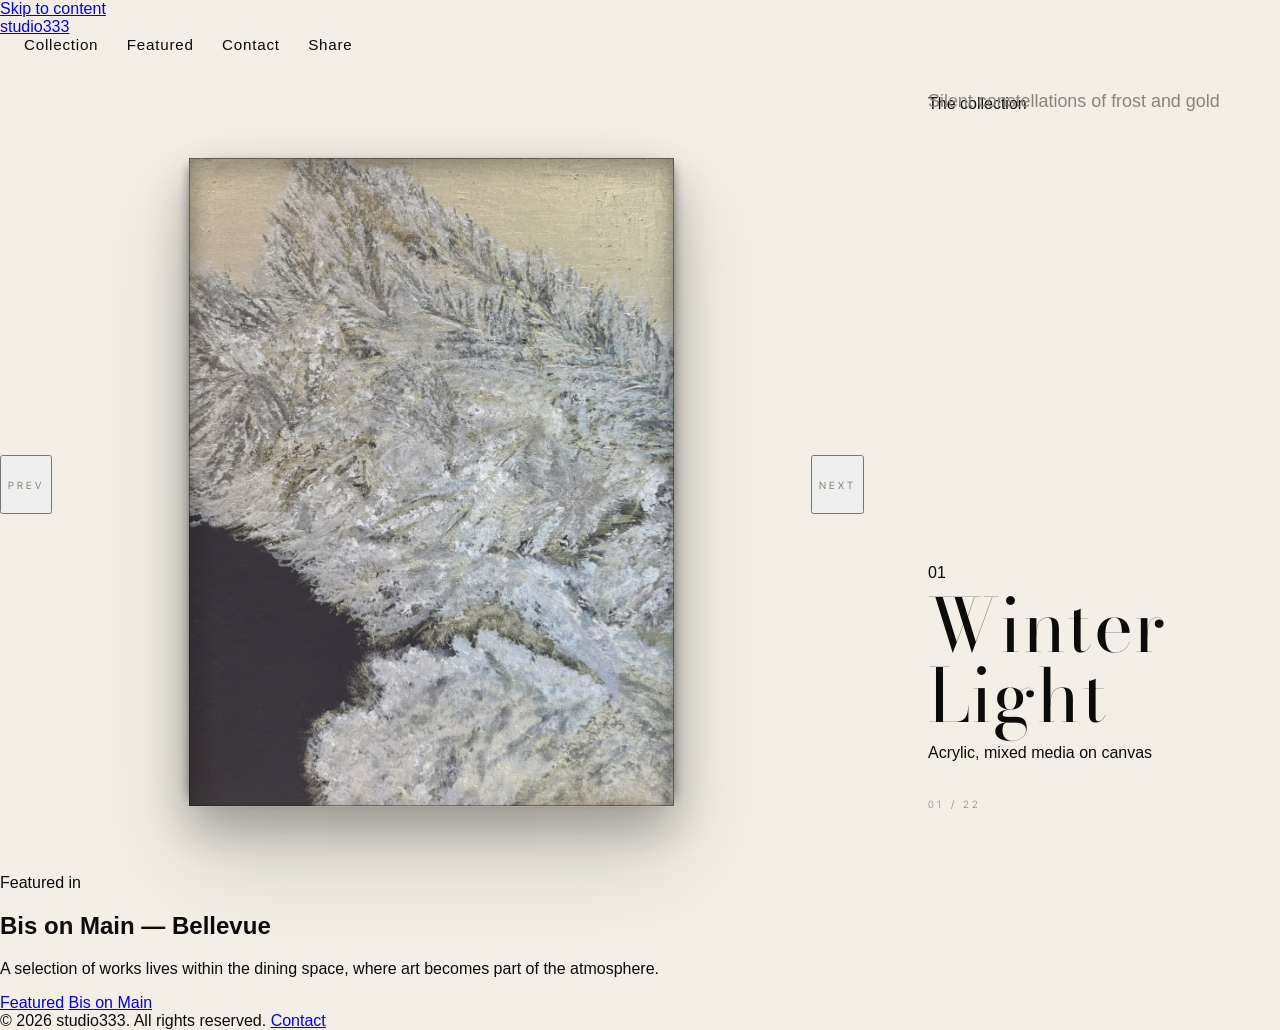
<file: index.html>
<!DOCTYPE html>
<html lang="en">
<head>
  <meta charset="UTF-8" />
  <meta name="viewport" content="width=device-width, initial-scale=1.0" />
  <title>studio333</title>
  <link rel="preconnect" href="https://fonts.googleapis.com" />
  <link rel="preconnect" href="https://fonts.gstatic.com" crossorigin />
  <link href="https://fonts.googleapis.com/css2?family=Bodoni+Moda:ital,opsz,wght@0,6..96,400;0,6..96,500;1,6..96,400&family=Inter+Tight:wght@300;400&display=swap" rel="stylesheet" />
  <link rel="stylesheet" href="styles.css" />
  <link rel="stylesheet" href="couture.css" />
</head>
<body class="page-couture">
  <a class="skip" href="#main">Skip to content</a>
  <header class="mast">
    <a class="wordmark" href="index.html">studio333</a>
    <nav class="nav" aria-label="Primary">
      <a class="nav-link" href="gallery.html">Collection</a>
      <a class="nav-link" href="featured.html">Featured</a>
      <a class="nav-link" href="contact.html">Contact</a>
      <a class="nav-link" href="qr.html">Share</a>
    </nav>
  </header>

  <main id="main">
    <section class="plane" aria-roledescription="carousel" aria-label="The collection">
      <p class="plane-kicker label">The collection</p>
      <p class="plane-lede">Silent constellations of frost and gold</p>

      <div class="plane-row">
        <button class="plane-nav plane-prev" type="button" aria-label="Previous work">
          <span class="plane-nav-mark" aria-hidden="true">Prev</span>
        </button>

        <div class="stage" id="stage">
          <div class="frame" id="frame" role="button" tabindex="0" aria-label="View Winter Light full screen">
            <figure class="canvas">
              <img id="plane-img" src="assets/art-01.jpg" alt="Winter Light" />
              <span class="canvas-grain" aria-hidden="true"></span>
              <span class="canvas-light" aria-hidden="true"></span>
              <span class="canvas-rebate" aria-hidden="true"></span>
            </figure>
          </div>
        </div>

        <button class="plane-nav plane-next" type="button" aria-label="Next work">
          <span class="plane-nav-mark" aria-hidden="true">Next</span>
        </button>
      </div>

      <div class="plane-cap" aria-live="polite">
        <p class="label plane-num" id="plane-num">01</p>
        <h1 class="plane-title" id="plane-title">Winter Light</h1>
        <p class="body plane-medium">Acrylic, mixed media on canvas</p>
      </div>
      <p class="plane-count" id="plane-count" aria-hidden="true">01 / 22</p>
    </section>

    <section class="home-featured couture-bis" aria-labelledby="featured-heading">
      <p class="label">Featured in</p>
      <h2 id="featured-heading" class="title-lg">Bis on Main — Bellevue</h2>
      <p class="body">A selection of works lives within the dining space, where art becomes part of the atmosphere.</p>
      <div class="link-row">
        <a class="text-link" href="featured.html">Featured</a>
        <a class="text-link" href="https://bobbymoorerestaurants.com/" target="_blank" rel="noopener">Bis on Main</a>
      </div>
    </section>
  </main>

  <footer class="colophon">
    <span class="copyright">© 2026 studio333. All rights reserved.</span>
    <a class="nav-link" href="contact.html">Contact</a>
  </footer>

  <div class="zoom" id="zoom" hidden>
    <button class="zoom-close" type="button" aria-label="Close full screen">
      <span class="plane-nav-mark">Close</span>
    </button>
    <div class="zoom-stage" id="zoom-stage">
      <figure class="canvas zoom-canvas">
        <img id="zoom-img" src="assets/art-01.jpg" alt="Winter Light" />
        <span class="canvas-grain" aria-hidden="true"></span>
        <span class="canvas-light" aria-hidden="true"></span>
        <span class="canvas-rebate" aria-hidden="true"></span>
      </figure>
    </div>
    <p class="zoom-cap label" id="zoom-cap">01  Winter Light</p>
  </div>
  <script src="couture.js" defer></script>
</body>
</html>
</file>
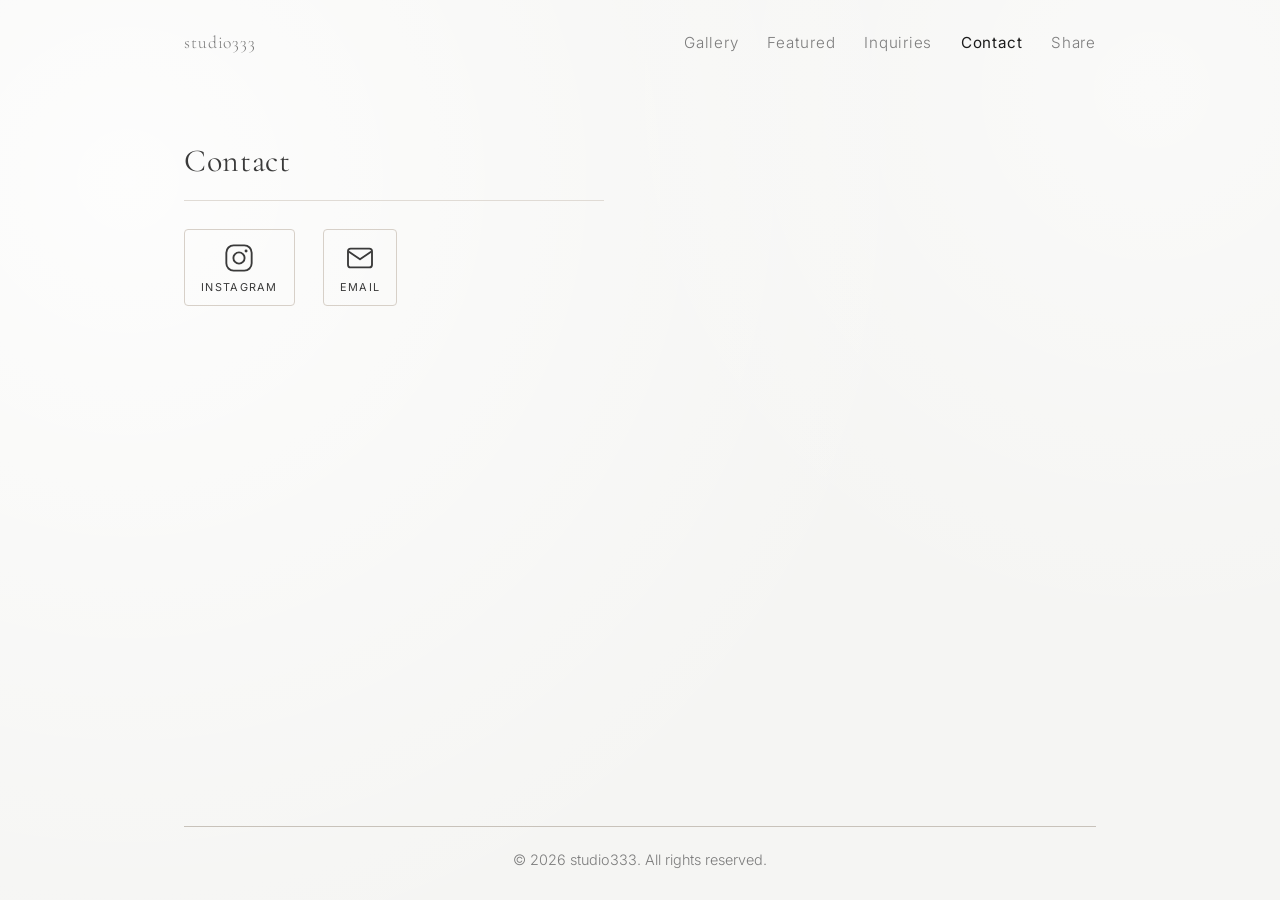
<file: contact.html>
<!DOCTYPE html>
<html lang="en">
  <head>
    <meta charset="UTF-8" />
    <meta name="viewport" content="width=device-width, initial-scale=1.0" />
    <title>studio333 — Contact</title>
    <link rel="preconnect" href="https://fonts.googleapis.com" />
    <link rel="preconnect" href="https://fonts.gstatic.com" crossorigin />
    <link
      href="https://fonts.googleapis.com/css2?family=Cormorant+Garamond:wght@400;500&family=Inter:wght@300;400&display=swap"
      rel="stylesheet"
    />
    <link rel="stylesheet" href="styles.css" />
    <link rel="stylesheet" href="inquire.css" />
  </head>
  <body>
    <div class="page">
      <header class="site-header">
        <a href="gallery.html" class="brand">studio333</a>
        <nav>
          <a href="gallery.html">Gallery</a>
          <a href="featured.html">Featured</a>
          <a href="gallery.html#picker">Inquiries</a>
          <a href="contact.html" class="active">Contact</a>
          <a href="qr.html">Share</a>
        </nav>
      </header>
      <main>
        <section class="contact-section contact-simple">
          <div class="contact-intro">
            <h1>Contact</h1>
            <hr style="border: none; border-top: 1px solid #e0dbd5; margin: 0 0 28px;" />
            <div class="contact-direct">
              <a
                class="contact-chip social-ig"
                href="https://www.instagram.com/artbystudio333/"
                target="_blank"
                rel="noopener noreferrer"
                aria-label="studio333 on Instagram"
              >
                <svg class="social-ig-icon" viewBox="0 0 24 24" width="32" height="32" aria-hidden="true" focusable="false">
                  <rect x="2.5" y="2.5" width="19" height="19" rx="5.5" fill="none" stroke="currentColor" stroke-width="1.4"/>
                  <circle cx="12" cy="12" r="4.2" fill="none" stroke="currentColor" stroke-width="1.4"/>
                  <circle cx="17.3" cy="6.7" r="1.1" fill="currentColor"/>
                </svg>
                <span class="contact-chip-label">Instagram</span>
              </a>
              <a
                class="contact-chip contact-mail"
                href="mailto:dana@studio333gallery.com"
                aria-label="Email Dana"
              >
                <svg class="contact-mail-icon" viewBox="0 0 24 24" width="32" height="32" aria-hidden="true" focusable="false">
                  <rect x="3" y="5" width="18" height="14" rx="2" fill="none" stroke="currentColor" stroke-width="1.4"/>
                  <path d="M4 7.5 12 13l8-5.5" fill="none" stroke="currentColor" stroke-width="1.4" stroke-linecap="round" stroke-linejoin="round"/>
                </svg>
                <span class="contact-chip-label">Email</span>
              </a>
            </div>
          </div>
        </section>
      </main>
      <footer class="footer-nav">
        <hr style="border: none; border-top: 1px solid #c8c2ba; margin: 0 0 24px; width: 100%;" />
        <span class="copyright">© 2026 studio333. All rights reserved.</span>
      </footer>
    </div>
  </body>
</html>
</file>
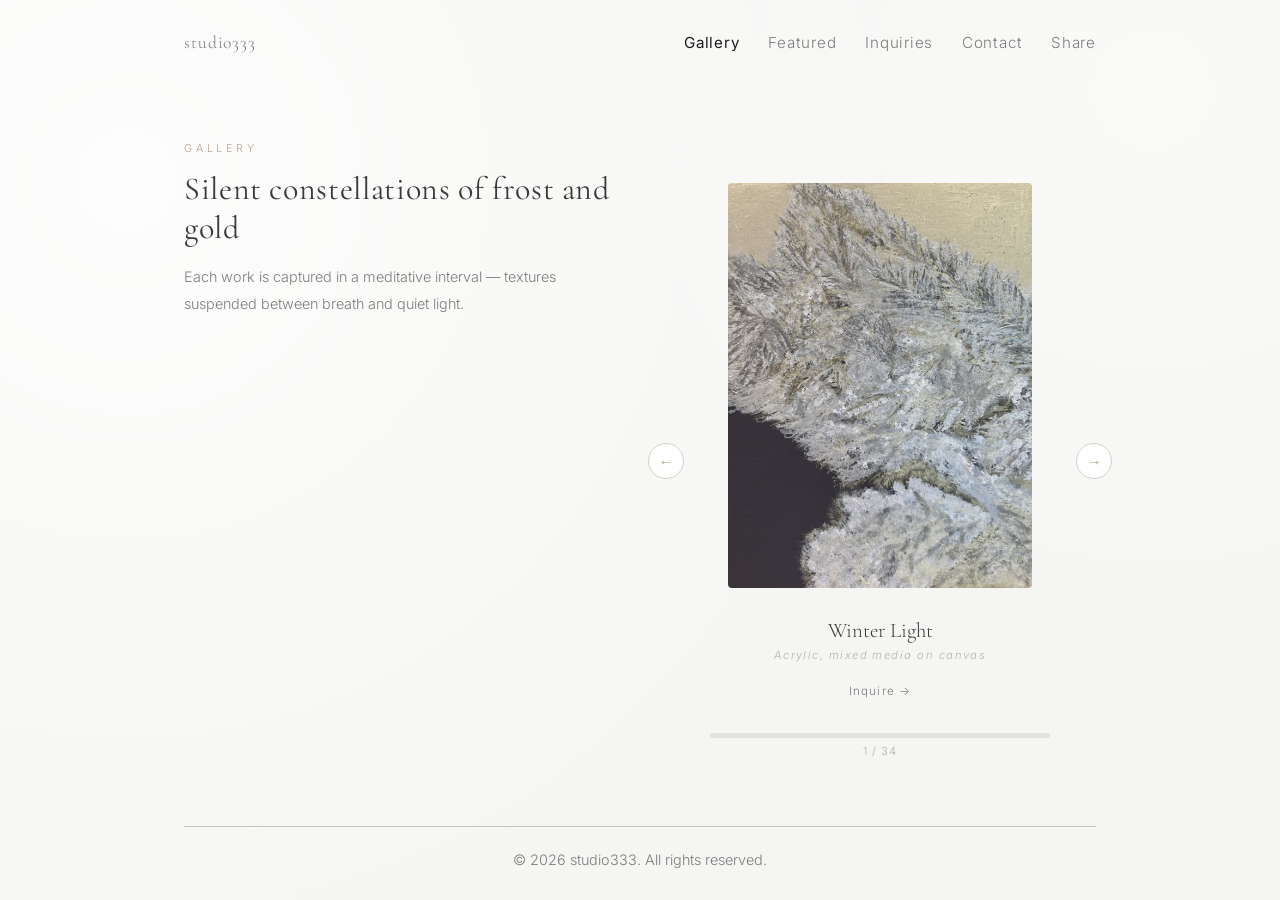
<file: gallery.html>
<!DOCTYPE html>
<html lang="en">
<head>
  <meta charset="UTF-8" />
  <meta name="viewport" content="width=device-width, initial-scale=1.0" />
  <title>studio333 — Gallery</title>
  <link rel="preconnect" href="https://fonts.googleapis.com" />
  <link rel="preconnect" href="https://fonts.gstatic.com" crossorigin />
  <link href="https://fonts.googleapis.com/css2?family=Cormorant+Garamond:wght@400;500&family=Inter:wght@300;400&display=swap" rel="stylesheet" />
  <link rel="stylesheet" href="styles.css" />
  <link rel="stylesheet" href="inquire.css" />
</head>
<body>
  <div class="page">
    <header class="site-header">
      <a href="gallery.html" class="brand">studio333</a>
      <nav>
        <a href="gallery.html" class="active">Gallery</a>
        <a href="featured.html">Featured</a>
        <a class="picker-open" href="#picker">Inquiries</a>
        <a href="contact.html">Contact</a>
        <a href="qr.html">Share</a>
      </nav>
    </header>
    <main>
      <section class="gallery-hero">
        <div class="gallery-copy">
          <p class="tagline">Gallery</p>
          <h1>Silent constellations of frost and gold</h1>
          <p>Each work is captured in a meditative interval — textures suspended between breath and quiet light.</p>
        </div>
        <div class="carousel-column">
        <div class="carousel" role="region" aria-label="Artwork carousel">
          <button class="carousel-control prev" type="button" aria-label="Previous artwork">←</button>
          <div class="slides" aria-live="polite">
<figure class="slide active" data-index="0"><img src="assets/art-01.jpg" alt="Winter Light artwork" /><figcaption aria-label="Artwork details"><span class="piece-name">Winter Light</span><br><span class="piece-meta">Acrylic, mixed media on canvas</span><br><a class="ghost-link inquire-open" href="#inquire">Inquire →</a></figcaption></figure>
<figure class="slide" data-index="1"><img src="assets/art-02.jpg" alt="Aerial Frost artwork" /><figcaption aria-label="Artwork details"><span class="piece-name">Aerial Frost</span><br><span class="piece-meta">Acrylic, mixed media on canvas</span><br><a class="ghost-link inquire-open" href="#inquire">Inquire →</a></figcaption></figure>
<figure class="slide" data-index="2"><img src="assets/art-03.jpg" alt="Veiled Branches artwork" /><figcaption aria-label="Artwork details"><span class="piece-name">Veiled Branches</span><br><span class="piece-meta">Acrylic, mixed media on canvas</span><br><a class="ghost-link inquire-open" href="#inquire">Inquire →</a></figcaption></figure>
<figure class="slide" data-index="3"><img src="assets/art-04.jpg" alt="Celestial Drift artwork" /><figcaption aria-label="Artwork details"><span class="piece-name">Celestial Drift</span><br><span class="piece-meta">Acrylic, mixed media on canvas</span><br><a class="ghost-link inquire-open" href="#inquire">Inquire →</a></figcaption></figure>
<figure class="slide" data-index="4"><img src="assets/art-05.jpg" alt="Radiant Mist artwork" /><figcaption aria-label="Artwork details"><span class="piece-name">Radiant Mist</span><br><span class="piece-meta">Acrylic, mixed media on canvas</span><br><a class="ghost-link inquire-open" href="#inquire">Inquire →</a></figcaption></figure>
<figure class="slide" data-index="5"><img src="assets/art-06.jpg" alt="Silent Echoes artwork" /><figcaption aria-label="Artwork details"><span class="piece-name">Silent Echoes</span><br><span class="piece-meta">Acrylic, mixed media on canvas</span><br><a class="ghost-link inquire-open" href="#inquire">Inquire →</a></figcaption></figure>
<figure class="slide" data-index="6"><img src="assets/art-07.jpg" alt="Golden Veil artwork" /><figcaption aria-label="Artwork details"><span class="piece-name">Golden Veil</span><br><span class="piece-meta">Acrylic, mixed media on canvas</span><br><a class="ghost-link inquire-open" href="#inquire">Inquire →</a></figcaption></figure>
<figure class="slide" data-index="7"><img src="assets/art-08.jpg" alt="Twilight Passage artwork" /><figcaption aria-label="Artwork details"><span class="piece-name">Twilight Passage</span><br><span class="piece-meta">Acrylic, mixed media on canvas</span><br><a class="ghost-link inquire-open" href="#inquire">Inquire →</a></figcaption></figure>
<figure class="slide" data-index="8"><img src="assets/art-09.jpg" alt="Frosted Horizon artwork" /><figcaption aria-label="Artwork details"><span class="piece-name">Frosted Horizon</span><br><span class="piece-meta">Acrylic, mixed media on canvas</span><br><a class="ghost-link inquire-open" href="#inquire">Inquire →</a></figcaption></figure>
<figure class="slide" data-index="9"><img src="assets/art-10.jpg" alt="Echoing Stillness artwork" /><figcaption aria-label="Artwork details"><span class="piece-name">Echoing Stillness</span><br><span class="piece-meta">Acrylic, mixed media on canvas</span><br><a class="ghost-link inquire-open" href="#inquire">Inquire →</a></figcaption></figure>
<figure class="slide" data-index="10"><img src="assets/art-11.jpg" alt="Opaline Dusk artwork" /><figcaption aria-label="Artwork details"><span class="piece-name">Opaline Dusk</span><br><span class="piece-meta">Acrylic, mixed media on canvas</span><br><a class="ghost-link inquire-open" href="#inquire">Inquire →</a></figcaption></figure>
<figure class="slide" data-index="11"><img src="assets/art-12.jpg" alt="Shifting Silence artwork" /><figcaption aria-label="Artwork details"><span class="piece-name">Shifting Silence</span><br><span class="piece-meta">Acrylic, mixed media on canvas</span><br><a class="ghost-link inquire-open" href="#inquire">Inquire →</a></figcaption></figure>
<figure class="slide" data-index="12"><img src="assets/art-13.jpg" alt="Gilded Whisper artwork" /><figcaption aria-label="Artwork details"><span class="piece-name">Gilded Whisper</span><br><span class="piece-meta">Acrylic, mixed media on canvas</span><br><a class="ghost-link inquire-open" href="#inquire">Inquire →</a></figcaption></figure>
<figure class="slide" data-index="13"><img src="assets/art-14.jpg" alt="Luminous Veins artwork" /><figcaption aria-label="Artwork details"><span class="piece-name">Luminous Veins</span><br><span class="piece-meta">Acrylic, mixed media on canvas</span><br><a class="ghost-link inquire-open" href="#inquire">Inquire →</a></figcaption></figure>
<figure class="slide" data-index="14"><img src="assets/art-15.jpg" alt="Hushed Aurora artwork" /><figcaption aria-label="Artwork details"><span class="piece-name">Hushed Aurora</span><br><span class="piece-meta">Acrylic, mixed media on canvas</span><br><a class="ghost-link inquire-open" href="#inquire">Inquire →</a></figcaption></figure>
<figure class="slide" data-index="15"><img src="assets/art-16.jpg" alt="Crystalline Path artwork" /><figcaption aria-label="Artwork details"><span class="piece-name">Crystalline Path</span><br><span class="piece-meta">Acrylic, mixed media on canvas</span><br><a class="ghost-link inquire-open" href="#inquire">Inquire →</a></figcaption></figure>
<figure class="slide" data-index="16"><img src="assets/art-17.jpg" alt="Solstice Veil artwork" /><figcaption aria-label="Artwork details"><span class="piece-name">Solstice Veil</span><br><span class="piece-meta">Acrylic, mixed media on canvas</span><br><a class="ghost-link inquire-open" href="#inquire">Inquire →</a></figcaption></figure>
<figure class="slide" data-index="17"><img src="assets/art-18.jpg" alt="Frozen Reverie artwork" /><figcaption aria-label="Artwork details"><span class="piece-name">Frozen Reverie</span><br><span class="piece-meta">Acrylic, mixed media on canvas</span><br><a class="ghost-link inquire-open" href="#inquire">Inquire →</a></figcaption></figure>
<figure class="slide" data-index="18"><img src="assets/art-19.jpg" alt="Silent Prism artwork" /><figcaption aria-label="Artwork details"><span class="piece-name">Silent Prism</span><br><span class="piece-meta">Acrylic, mixed media on canvas</span><br><a class="ghost-link inquire-open" href="#inquire">Inquire →</a></figcaption></figure>
<figure class="slide" data-index="19"><img src="assets/art-20.jpg" alt="Opal Frost artwork" /><figcaption aria-label="Artwork details"><span class="piece-name">Opal Frost</span><br><span class="piece-meta">Acrylic, mixed media on canvas</span><br><a class="ghost-link inquire-open" href="#inquire">Inquire →</a></figcaption></figure>
<figure class="slide" data-index="20"><img src="assets/art-21.jpg" alt="Aurora Drift artwork" /><figcaption aria-label="Artwork details"><span class="piece-name">Aurora Drift</span><br><span class="piece-meta">Acrylic, mixed media on canvas</span><br><a class="ghost-link inquire-open" href="#inquire">Inquire →</a></figcaption></figure>
<figure class="slide" data-index="21"><img src="assets/art-22.jpg" alt="Radiant Spiral artwork" /><figcaption aria-label="Artwork details"><span class="piece-name">Radiant Spiral</span><br><span class="piece-meta">Acrylic, mixed media on canvas</span><br><a class="ghost-link inquire-open" href="#inquire">Inquire →</a></figcaption></figure>
<figure class="slide" data-index="22"><img src="assets/art-23.jpg" alt="Ivory Cascade artwork" /><figcaption aria-label="Artwork details"><span class="piece-name">Ivory Cascade</span><br><span class="piece-meta">Acrylic, mixed media on canvas</span><br><a class="ghost-link inquire-open" href="#inquire">Inquire →</a></figcaption></figure>
<figure class="slide" data-index="23"><img src="assets/art-24.jpg" alt="Pale Meridian artwork" /><figcaption aria-label="Artwork details"><span class="piece-name">Pale Meridian</span><br><span class="piece-meta">Acrylic, mixed media on canvas</span><br><a class="ghost-link inquire-open" href="#inquire">Inquire →</a></figcaption></figure>
<figure class="slide" data-index="24"><img src="assets/art-25.jpg" alt="Haloed Rift artwork" /><figcaption aria-label="Artwork details"><span class="piece-name">Haloed Rift</span><br><span class="piece-meta">Acrylic, mixed media on canvas</span><br><a class="ghost-link inquire-open" href="#inquire">Inquire →</a></figcaption></figure>
<figure class="slide" data-index="25"><img src="assets/art-26.jpg" alt="Alabaster Bloom artwork" /><figcaption aria-label="Artwork details"><span class="piece-name">Alabaster Bloom</span><br><span class="piece-meta">Acrylic, mixed media on canvas</span><br><a class="ghost-link inquire-open" href="#inquire">Inquire →</a></figcaption></figure>
<figure class="slide" data-index="26"><img src="assets/art-27.jpg" alt="Quiet Ripple artwork" /><figcaption aria-label="Artwork details"><span class="piece-name">Quiet Ripple</span><br><span class="piece-meta">Acrylic, mixed media on canvas</span><br><a class="ghost-link inquire-open" href="#inquire">Inquire →</a></figcaption></figure>
<figure class="slide" data-index="27"><img src="assets/art-28.jpg" alt="Amber Fissure artwork" /><figcaption aria-label="Artwork details"><span class="piece-name">Amber Fissure</span><br><span class="piece-meta">Acrylic, mixed media on canvas</span><br><a class="ghost-link inquire-open" href="#inquire">Inquire →</a></figcaption></figure>
<figure class="slide" data-index="28"><img src="assets/art-29.jpg" alt="Soft Orbit artwork" /><figcaption aria-label="Artwork details"><span class="piece-name">Soft Orbit</span><br><span class="piece-meta">Acrylic, mixed media on canvas</span><br><a class="ghost-link inquire-open" href="#inquire">Inquire →</a></figcaption></figure>
<figure class="slide" data-index="29"><img src="assets/art-30.jpg" alt="Nocturne Frost artwork" /><figcaption aria-label="Artwork details"><span class="piece-name">Nocturne Frost</span><br><span class="piece-meta">Acrylic, mixed media on canvas</span><br><a class="ghost-link inquire-open" href="#inquire">Inquire →</a></figcaption></figure>
<figure class="slide" data-index="30"><img src="assets/art-31.jpg" alt="Feathered Dusk artwork" /><figcaption aria-label="Artwork details"><span class="piece-name">Feathered Dusk</span><br><span class="piece-meta">Acrylic, mixed media on canvas</span><br><a class="ghost-link inquire-open" href="#inquire">Inquire →</a></figcaption></figure>
<figure class="slide" data-index="31"><img src="assets/art-32.jpg" alt="Sunlit Fracture artwork" /><figcaption aria-label="Artwork details"><span class="piece-name">Sunlit Fracture</span><br><span class="piece-meta">Acrylic, mixed media on canvas</span><br><a class="ghost-link inquire-open" href="#inquire">Inquire →</a></figcaption></figure>
<figure class="slide" data-index="32"><img src="assets/art-33.jpg" alt="Solar Bloom artwork" /><figcaption aria-label="Artwork details"><span class="piece-name">Solar Bloom</span><br><span class="piece-meta">Acrylic, mixed media on canvas</span><br><a class="ghost-link inquire-open" href="#inquire">Inquire →</a></figcaption></figure>
<figure class="slide" data-index="33"><img src="assets/art-34.jpg" alt="Lunar Bloom artwork" /><figcaption aria-label="Artwork details"><span class="piece-name">Lunar Bloom</span><br><span class="piece-meta">Acrylic, mixed media on canvas</span><br><a class="ghost-link inquire-open" href="#inquire">Inquire →</a></figcaption></figure>

          </div>
          <button class="carousel-control next" type="button" aria-label="Next artwork">→</button>
          <div class="carousel-progress-container">
            <div class="carousel-progress-bar"><div class="carousel-progress"></div></div>
            <div class="carousel-fraction"><span id="carousel-current">1</span> / <span id="carousel-total">34</span></div>
          </div>
        </div>
        </div>
    </section>
    </main>
    <footer class="footer-nav">
      <hr style="border: none; border-top: 1px solid #c8c2ba; margin: 0 0 24px; width: 100%;" />
      <span class="copyright">© 2026 studio333. All rights reserved.</span>
    </footer>
  </div>
  <div class="inquire" id="inquire" hidden>
    <div class="inquire-panel">
      <button class="inquire-close ghost-link" type="button" aria-label="Close inquiry">Close</button>
      <div class="inquire-work">
        <img id="inquire-img" src="assets/art-01.jpg" alt="Winter Light artwork" />
        <p class="piece-name" id="inquire-title">Winter Light</p>
        <p class="piece-meta" id="inquire-medium">Acrylic, mixed media on canvas</p>
      </div>
      <div class="edition" id="inquire-edition">
        <p class="edition-label">I'm asking about</p>
        <div class="edition-row" id="inquire-edition-row" role="group" aria-label="I'm asking about" tabindex="-1">
          <button type="button" class="edition-chip" data-edition="original" aria-pressed="false">Original</button>
          <button type="button" class="edition-chip" data-edition="giclee" aria-pressed="false">Giclée print</button>
        </div>
        <p class="edition-help">The painting, or a print. You can choose both.</p>
      </div>
      <!-- Preview routing uses Azure Function st333inqfn29. -->
      <form class="contact-form inquire-form" action="https://st333inqfn29.azurewebsites.net/api/inquire" method="POST">
        <div class="contact-field">
          <label class="contact-label" for="inquire-name">Name</label>
          <input type="text" id="inquire-name" name="name" required />
        </div>
        <div class="contact-field">
          <label class="contact-label" for="inquire-email">Email</label>
          <input type="email" id="inquire-email" name="email" required />
        </div>
        <div class="contact-field">
          <label class="contact-label" for="inquire-phone">Phone</label>
          <input type="tel" id="inquire-phone" name="phone" />
        </div>
        <div class="contact-field">
          <label class="contact-label" for="inquire-message">Message</label>
          <textarea id="inquire-message" name="message"></textarea>
        </div>
        <input type="hidden" name="painting" id="inquire-painting" />
        <input type="hidden" name="image" id="inquire-image" />
        <input type="hidden" name="index" id="inquire-index" />
        <input type="hidden" name="painting_urls" id="inquire-urls" />
        <input type="hidden" name="edition" id="inquire-edition-value" />
        <input type="hidden" name="source" value="overlay" />
        <input type="hidden" name="_subject" id="inquire-subject" value="New studio333 inquiry" />
        <input type="hidden" name="_captcha" value="false" />
        <input type="hidden" name="_next" value="https://st333inq648e1f75.z5.web.core.windows.net/gallery.html" />
        <input type="text" name="_gotcha" class="hp" tabindex="-1" autocomplete="off" />
        <p class="inquire-status" id="inquire-status" hidden></p>
        <button type="submit" class="contact-submit ghost-link">Send</button>
      </form>
    </div>
  </div>

  <div class="picker" id="picker" hidden>
    <div class="picker-panel">
      <button class="picker-close ghost-link" type="button" aria-label="Close inquiries">Close</button>
      <p class="tagline">Private inquiries</p>
      <h2 class="picker-title">Select artwork</h2>
      <p class="picker-lede">Inquire about an original when it&rsquo;s still available (not every piece is), or a gicl&eacute;e print. Those are the only two options.</p>
      <div class="picker-grid" id="picker-grid"></div>
      <p class="picker-chosen" id="picker-chosen">Select one or more works to inquire</p>
      <!-- Preview routing uses Azure Function st333inqfn29. -->
      <form class="contact-form picker-form" action="https://st333inqfn29.azurewebsites.net/api/inquire" method="POST">
        <div class="edition-list" id="picker-edition-list" hidden></div>
                <details class="giclee-info picker-giclee-info">
          <summary class="giclee-info-summary">
            <span class="giclee-info-mark" aria-hidden="true">i</span>
            <span>What&rsquo;s a gicl&eacute;e?</span>
          </summary>
          <p class="giclee-info-body">A gicl&eacute;e is a fine-art print of the painting — archival inks on museum paper or canvas. Close to the original. Made to last.</p>
        </details>
        <div class="contact-field">
          <label class="contact-label" for="picker-name">Name</label>
          <input type="text" id="picker-name" name="name" required />
        </div>
        <div class="contact-field">
          <label class="contact-label" for="picker-email">Email</label>
          <input type="email" id="picker-email" name="email" required />
        </div>
        <div class="contact-field">
          <label class="contact-label" for="picker-phone">Phone</label>
          <input type="tel" id="picker-phone" name="phone" />
        </div>
        <div class="contact-field">
          <label class="contact-label" for="picker-message">Message</label>
          <textarea id="picker-message" name="message"></textarea>
        </div>
        <input type="hidden" name="paintings" id="picker-paintings" />
        <input type="hidden" name="painting_urls" id="picker-urls" />
        <input type="hidden" name="editions" id="picker-editions" />
        <input type="hidden" name="source" id="picker-source" value="picker" />
        <input type="hidden" name="_subject" id="picker-subject" value="studio333 general inquiry" />
        <input type="hidden" name="_captcha" value="false" />
        <input type="hidden" name="_next" value="https://st333inq648e1f75.z5.web.core.windows.net/gallery.html" />
        <input type="text" name="_gotcha" class="hp" tabindex="-1" autocomplete="off" />
        <p class="inquire-status" id="picker-status" hidden></p>
        <button type="submit" class="contact-submit ghost-link">Send</button>
      </form>
    </div>
  </div>
  <script src="gallery.js" defer></script>
  <script src="picker.js" defer></script>
</body>
</html>
</file>
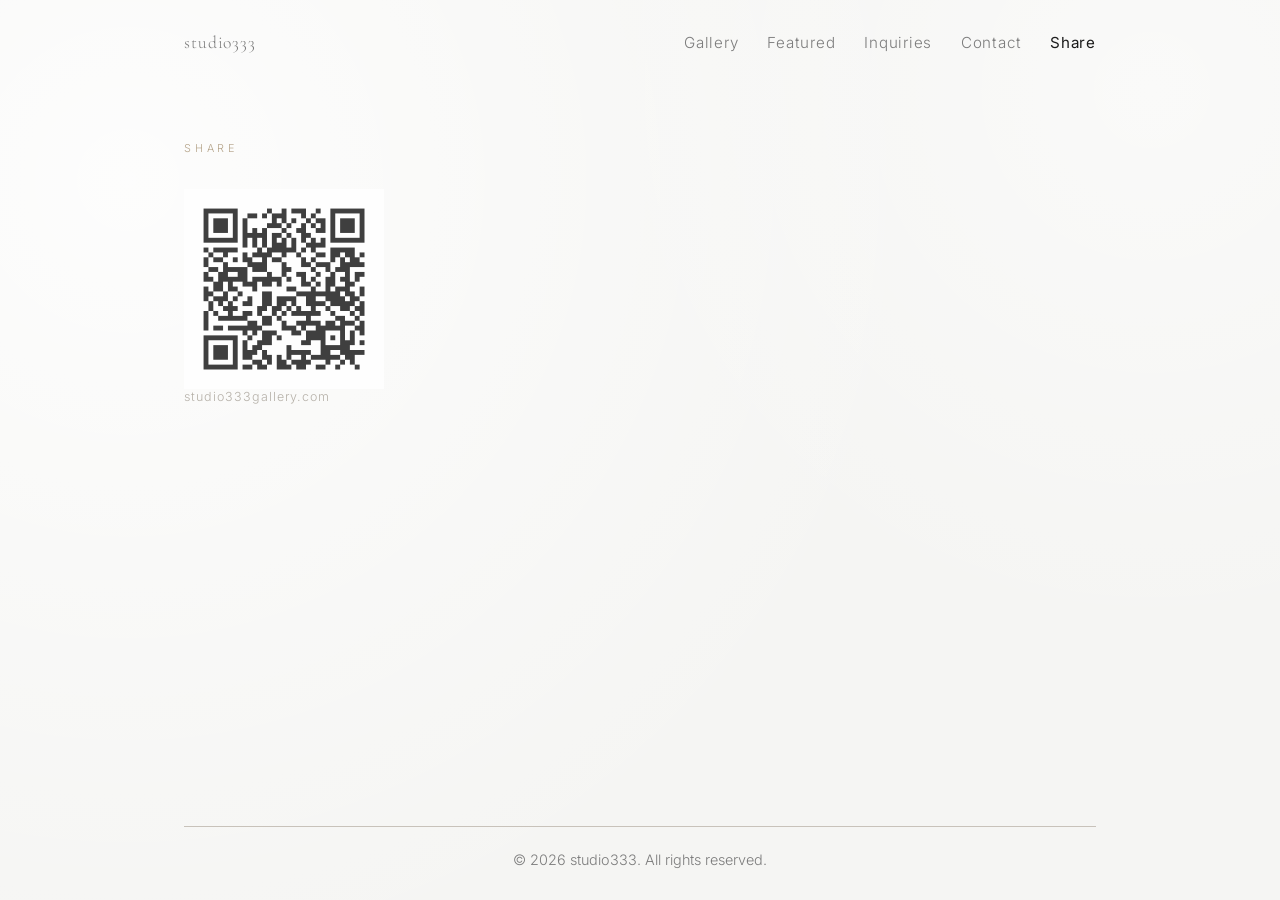
<file: qr.html>
<!DOCTYPE html>
<html lang="en">
<head>
  <meta charset="UTF-8" />
  <meta name="viewport" content="width=device-width, initial-scale=1.0" />
  <title>studio333 — Share</title>
  <link rel="preconnect" href="https://fonts.googleapis.com" />
  <link rel="preconnect" href="https://fonts.gstatic.com" crossorigin />
  <link href="https://fonts.googleapis.com/css2?family=Cormorant+Garamond:wght@400;500&family=Inter:wght@300;400&display=swap" rel="stylesheet" />
  <link rel="stylesheet" href="styles.css" />
</head>
<body>
  <div class="page">
    <header class="site-header">
      <a href="gallery.html" class="brand">studio333</a>
      <nav>
        <a href="gallery.html">Gallery</a>
        <a href="featured.html">Featured</a>
        <a href="gallery.html#picker">Inquiries</a>
        <a href="contact.html">Contact</a>
        <a href="qr.html" class="active">Share</a>
      </nav>
    </header>

    <main>
      <section class="qr-center">
        <p class="tagline">Share</p>
        <img src="assets/QR/qr-code-new.png" alt="QR code" class="qr-code" />
        <p class="qr-domain">studio333gallery.com</p>
      </section>
    </main>

    <footer class="footer-nav">
      <hr style="border: none; border-top: 1px solid #c8c2ba; margin: 0 0 24px; width: 100%;" />
      <span class="copyright">© 2026 studio333. All rights reserved.</span>
    </footer>
  </div>
</body>
</html>
</file>
<file: styles.css>
:root {
  --bg: #f5f5f3;
  --text: #3a3a3a;
  --muted: #7c7c7c;
  --border: #d7d0c8;
  --accent: #1c1c1c;
}

* {
  box-sizing: border-box;
}

body {
  margin: 0;
  font-family: 'Inter', 'Helvetica Neue', sans-serif;
  font-weight: 300;
  color: var(--text);
  background: var(--bg);
  background-image: radial-gradient(circle at 10% 20%, rgba(255,255,255,0.8), transparent 60%),
                    radial-gradient(circle at 90% 10%, rgba(255,255,255,0.5), transparent 40%),
                    linear-gradient(180deg, #f5f5f3 0%, #f5f5f3 100%);
  min-height: 100vh;
}

.page {
  max-width: 960px;
  margin: 0 auto;
  padding: 32px 24px 0;
  min-height: 100vh;
  display: flex;
  flex-direction: column;
}

/* ── Header & Nav ── */

.site-header {
  display: flex;
  justify-content: space-between;
  align-items: center;
  font-family: 'Cormorant Garamond', serif;
  font-size: 1.1rem;
  letter-spacing: 0.05em;
  color: var(--muted);
  margin-bottom: 24px;
}

.brand {
  text-decoration: none;
  color: inherit;
}

nav a {
  margin-left: 24px;
  text-decoration: none;
  color: inherit;
  font-family: 'Inter', sans-serif;
  font-size: 0.95rem;
  letter-spacing: 0.05em;
  transition: color 0.2s ease;
}

nav a:hover {
  color: var(--accent);
  font-weight: 400;
}

nav a.active {
  color: var(--accent);
  font-weight: 400;
}

/* ── Shared ── */

.ghost-link {
  text-decoration: none;
  font-size: 0.95rem;
  color: var(--muted);
  letter-spacing: 0.1em;
  transition: color 0.2s ease;
}

.ghost-link:hover {
  color: var(--accent);
}

.tagline {
  font-family: 'Inter', sans-serif;
  font-size: 0.68rem;
  letter-spacing: 0.35em;
  text-transform: uppercase;
  color: #b5a48a;
  margin: 0 0 14px;
}

/* ── Gallery ── */

.gallery-hero {
  display: grid;
  grid-template-columns: repeat(auto-fit, minmax(280px, 1fr));
  gap: 48px;
  padding: 64px 0 0;
  align-items: start;
}

.gallery-copy h1 {
  font-family: 'Cormorant Garamond', serif;
  font-size: 2rem;
  font-weight: 400;
  letter-spacing: 0.02em;
  margin: 0 0 16px;
}

.gallery-copy p:not(.tagline) {
  font-size: 0.9rem;
  line-height: 1.9;
  color: var(--muted);
}

/* ── Carousel ── */

.carousel {
  position: relative;
  background: transparent;
  border: none;
  box-shadow: none;
  padding: 24px;
}

.carousel .slides {
  display: grid;
}

.slide {
  grid-area: 1 / 1;
  opacity: 0;
  pointer-events: none;
  transition: opacity 0.65s cubic-bezier(0.4,0,0.2,1);
  display: flex;
  flex-direction: column;
  align-items: center;
  justify-content: center;
}

.slide img {
  width: 100%;
  height: auto;
  display: block;
  border-radius: 4px;
  border: none;
}

.slide figcaption {
  text-align: center;
  margin-top: 16px;
  display: block;
  padding: 14px 12px 12px 12px;
  min-height: 80px;
  overflow: visible;
}

.slide .piece-name {
  font-family: 'Cormorant Garamond', serif;
  font-size: 1.3rem;
}

.slide .piece-meta {
  font-size: 0.7rem;
  letter-spacing: 0.13em;
  color: #b6b1a9;
  line-height: 1.15;
  font-style: italic;
}

.slide.active {
  opacity: 1;
  pointer-events: auto;
}

.carousel-control {
  position: absolute;
  top: 50%;
  transform: translateY(-50%);
  background: rgba(255,255,255,0.92);
  border: 1px solid var(--border);
  width: 36px;
  height: 36px;
  border-radius: 999px;
  display: grid;
  place-items: center;
  font-size: 0.95rem;
  color: #b5a48a;
  cursor: pointer;
  transition: background 0.2s, color 0.2s;
}

.carousel-control:hover,
.carousel-control:focus {
  background: rgba(255,255,255,0.65);
  color: var(--accent);
}

.carousel-control.prev { left: -16px; }
.carousel-control.next { right: -16px; }

.carousel-progress-container {
  margin-top: -10px;
  display: flex;
  flex-direction: column;
  align-items: center;
  gap: 6px;
}

.carousel-progress-bar {
  width: 90%;
  max-width: 340px;
  height: 5px;
  background: #e5e1dc;
  border-radius: 3px;
  overflow: hidden;
  position: relative;
}

.carousel-progress {
  height: 100%;
  background: #b5a48a;
  border-radius: 3px;
  width: 0%;
  transition: width 0.4s cubic-bezier(0.4,0,0.2,1);
}

.carousel-fraction {
  font-size: 0.7rem;
  color: #b6b1a9;
  letter-spacing: 0.08em;
}

/* ── Featured ── */

.exhibition-entry {
  display: grid;
  grid-template-columns: 1fr 1fr;
  gap: 64px;
  padding: 72px 0 64px;
  align-items: start;
}

.exhibition-meta {
  position: sticky;
  top: 32px;
}

.exhibition-title {
  font-family: 'Cormorant Garamond', serif;
  font-size: 2rem;
  font-weight: 400;
  margin: 0 0 24px;
  letter-spacing: 0.02em;
}

.exhibition-body {
  font-size: 0.9rem;
  color: var(--muted);
  line-height: 1.9;
  margin: 0 0 16px;
}

.exhibition-visit {
  display: inline-block;
  margin-top: 28px;
  letter-spacing: 0.15em;
}

.exhibition-img {
  width: 100%;
  display: block;
  border-radius: 4px;
  box-shadow: 0 8px 24px rgba(0,0,0,0.10);
  filter: brightness(1.03) saturate(0.9);
}

/* ── Contact ── */

.contact-section {
  display: grid;
  grid-template-columns: 1fr 1fr;
  gap: 80px;
  padding: 64px 0 48px;
  align-items: start;
}

.contact-section.contact-simple {
  grid-template-columns: 1fr;
  max-width: 420px;
}


.contact-intro h1 {
  font-family: 'Cormorant Garamond', serif;
  font-size: 2rem;
  font-weight: 400;
  letter-spacing: 0.02em;
  margin: 0 0 20px;
}

.contact-subtext {
  font-size: 0.9rem;
  color: var(--muted);
  line-height: 1.9;
  margin: 0;
}

.contact-form {
  display: flex;
  flex-direction: column;
  gap: 32px;
}

.contact-field {
  display: flex;
  flex-direction: column;
  gap: 8px;
}

.contact-label {
  font-family: 'Inter', sans-serif;
  font-size: 0.72rem;
  letter-spacing: 0.15em;
  text-transform: uppercase;
  color: var(--muted);
}

.contact-form input,
.contact-form textarea {
  width: 100%;
  border: none;
  border-bottom: 1px solid var(--border);
  padding: 10px 0;
  background: transparent;
  font-family: 'Inter', sans-serif;
  font-size: 0.9rem;
  font-weight: 300;
  color: var(--text);
  outline: none;
  transition: border-color 0.2s ease;
}

.contact-form input:focus,
.contact-form textarea:focus {
  border-bottom-color: var(--accent);
}

.contact-form textarea {
  resize: none;
  min-height: 100px;
}

.contact-submit {
  align-self: flex-start;
  background: none;
  border: none;
  padding: 0;
  cursor: pointer;
}

/* ── Share / QR ── */

.qr-center {
  display: flex;
  flex-direction: column;
  align-items: flex-start;
  padding: 64px 0 48px;
}

.qr-code {
  width: 200px;
  height: 200px;
  opacity: 0.75;
  display: block;
  margin-top: 20px;
}

.qr-caption {
  margin: 48px 0 4px;
  font-size: 0.78rem;
  letter-spacing: 0.18em;
  text-transform: uppercase;
  color: var(--muted);
}

.qr-domain {
  font-size: 0.78rem;
  letter-spacing: 0.08em;
  color: #b6b1a9;
  margin: 0;
}

/* ── Footer ── */

.footer-nav {
  display: flex;
  flex-direction: column;
  align-items: center;
  text-align: center;
  font-size: 0.9rem;
  color: var(--muted);
  margin-top: auto;
  padding-bottom: 32px;
  gap: 0;
}

/* ── Responsive ── */

@media (max-width: 700px) {
  .exhibition-entry {
    grid-template-columns: 1fr;
    gap: 40px;
    padding: 48px 0 40px;
  }
  .exhibition-meta {
    position: static;
  }
}

@media (max-width: 600px) {
  .site-header {
    flex-direction: column;
    align-items: flex-start;
    gap: 12px;
  }
  nav {
    display: flex;
    flex-wrap: wrap;
    gap: 8px 0;
  }
  nav a {
    margin-left: 0;
    margin-right: 16px;
    font-size: 0.85rem;
  }
  .gallery-hero {
    gap: 32px;
    padding: 40px 0 0;
  }
  .carousel-control.prev { left: 4px; }
  .carousel-control.next { right: 4px; }
  .carousel-control {
    width: 32px;
    height: 32px;
    font-size: 1rem;
  }
  .carousel {
    padding: 8px;
  }
  .slide figcaption {
    font-size: 0.85rem;
    padding: 4px 6px 2px 6px;
  }
  .contact-section {
    padding: 48px 0 32px;
  }
}

.exhibition-actions {
  display: flex;
  flex-direction: column;
  align-items: flex-start;
  gap: 12px;
  margin: 0 0 20px;
}
.exhibition-inquire {
  display: inline-block;
  letter-spacing: 0.12em;
}
.exhibition-image-block .exhibition-visit {
  display: inline-block;
  margin-top: 20px;
  letter-spacing: 0.15em;
}
.giclee-info {
  max-width: 28rem;
}
.giclee-info-summary {
  display: inline-flex;
  align-items: center;
  gap: 8px;
  cursor: pointer;
  list-style: none;
  color: var(--muted);
  font-size: 0.78rem;
  letter-spacing: 0.06em;
}
.giclee-info-summary::-webkit-details-marker { display: none; }

.giclee-info > summary {
  list-style: none;
}
.giclee-info > summary::-webkit-details-marker {
  display: none;
}
.giclee-info > summary::marker {
  content: "";
}

.giclee-info-mark {
  display: inline-flex;
  align-items: center;
  justify-content: center;
  width: 18px;
  height: 18px;
  border: 1px solid var(--border);
  border-radius: 999px;
  font-family: Inter, system-ui, sans-serif;
  font-size: 0.7rem;
  font-style: italic;
  color: var(--text);
  flex-shrink: 0;
}
.giclee-info-body {
  margin: 10px 0 0;
  font-size: 0.85rem;
  line-height: 1.7;
  color: var(--muted);
}
@media (max-width: 700px) {
  .exhibition-entry {
    display: flex;
    flex-direction: column;
    gap: 28px;
    padding: 40px 0 48px;
  }
  .exhibition-meta {
    position: static;
  }
  .exhibition-image-block {
    display: flex;
    flex-direction: column;
  }
  .exhibition-image-block .exhibition-visit {
    order: 3;
    margin-top: 24px;
  }
  .exhibition-actions { order: 1; }
  .exhibition-img { order: 2; }
}

.giclee-info-summary {
  min-height: 44px;
  padding: 4px 0;
}
.giclee-info-summary:hover,
.giclee-info-summary:focus-visible {
  color: var(--text, #3a3a3a);
  outline: 2px solid var(--accent, #1c1c1c);
  outline-offset: 3px;
}
</file>
<file: couture.css>
/* Couture viewing plane — ivory room, one work, canvas depth */

.page-couture {
  background: #f3efe6;
  color: #0b0b0b;
}

.page-couture .mast {
  color: #0b0b0b;
}

.page-couture .colophon {
  border-top-color: #c4b48a;
}

.plane {
  --rx: 0deg;
  --ry: 0deg;
  --lx: 42%;
  --ly: 32%;
  position: relative;
  min-height: calc(100vh - 7rem);
  min-height: calc(100dvh - 7rem);
  display: flex;
  flex-direction: column;
  padding: 0 var(--gutter) 2.5rem;
}

.plane-kicker {
  margin: 0 0 0.4rem;
}

.plane-lede {
  margin: 0 0 1.75rem;
  max-width: 28rem;
  font-weight: 300;
  font-size: clamp(0.95rem, 1.4vw, 1.125rem);
  line-height: 1.7;
  color: #8a8478;
}

.plane-row {
  display: grid;
  grid-template-columns: auto 1fr auto;
  align-items: center;
  gap: 0.35rem;
  flex: 1 1 auto;
  min-height: 0;
}

.plane-nav {
  align-self: center;
  padding: 1.25rem 0.35rem;
  min-width: 2.75rem;
  color: #8a8478;
  z-index: 3;
}

.plane-nav-mark {
  font-family: "Inter Tight", "Helvetica Neue", sans-serif;
  font-size: 10px;
  letter-spacing: 0.32em;
  text-transform: uppercase;
}

.plane-nav:hover,
.plane-nav:focus-visible {
  color: #0b0b0b;
}

.plane-nav:disabled {
  opacity: 0.28;
  cursor: default;
}

.stage {
  display: flex;
  align-items: center;
  justify-content: center;
  min-width: 0;
  touch-action: pan-y;
  user-select: none;
}

.frame {
  perspective: 1600px;
  transform-style: preserve-3d;
  cursor: zoom-in;
}

.canvas {
  position: relative;
  margin: 0;
  display: inline-block;
  background: #161410;
  overflow: hidden;
  transform: rotateX(var(--rx)) rotateY(var(--ry));
  transform-style: preserve-3d;
  transition: transform 180ms ease-out;
  box-shadow:
    0 1px 0 rgba(243, 239, 230, 0.18),
    8px 0 10px -8px rgba(11, 11, 11, 0.45),
    -8px 0 10px -8px rgba(11, 11, 11, 0.45),
    0 22px 44px rgba(11, 11, 11, 0.28),
    0 48px 90px rgba(11, 11, 11, 0.16);
}

.canvas img {
  display: block;
  width: auto;
  height: auto;
  max-width: min(78vw, 46rem);
  max-height: min(58dvh, 62vw);
  object-fit: contain;
  vertical-align: bottom;
  transition: opacity 520ms cubic-bezier(0.22, 1, 0.36, 1);
}

.canvas img.is-out {
  opacity: 0;
}

.canvas-grain,
.canvas-light,
.canvas-rebate {
  position: absolute;
  inset: 0;
  pointer-events: none;
}

.canvas-grain {
  opacity: 0.28;
  mix-blend-mode: overlay;
  background-image:
    repeating-linear-gradient(
      90deg,
      rgba(196, 180, 138, 0.07) 0 1px,
      transparent 1px 3px
    ),
    repeating-linear-gradient(
      0deg,
      rgba(11, 11, 11, 0.06) 0 1px,
      transparent 1px 3px
    ),
    url("data:image/svg+xml,%3Csvg xmlns='http://www.w3.org/2000/svg' width='180' height='180'%3E%3Cfilter id='n'%3E%3CfeTurbulence type='fractalNoise' baseFrequency='0.8' numOctaves='4' stitchTiles='stitch'/%3E%3C/filter%3E%3Crect width='100%25' height='100%25' filter='url(%23n)' opacity='0.55'/%3E%3C/svg%3E");
  background-size: 3px 3px, 3px 3px, 180px 180px;
}

.canvas-light {
  background: radial-gradient(
    28rem circle at var(--lx) var(--ly),
    rgba(255, 248, 230, 0.28),
    rgba(255, 248, 230, 0.04) 42%,
    transparent 68%
  );
  mix-blend-mode: soft-light;
}

.plane:not(.is-tracking) .canvas-light {
  background: radial-gradient(
    22rem circle at 50% 45%,
    rgba(255, 248, 230, 0.3),
    rgba(255, 248, 230, 0.04) 46%,
    transparent 70%
  );
  animation: light-drift 18s ease-in-out infinite alternate;
}

@keyframes light-drift {
  from { transform: translate3d(-16%, -10%, 0); }
  to { transform: translate3d(18%, 12%, 0); }
}

.plane.is-tracking .canvas-light {
  animation: none;
  transform: none;
}

.canvas-rebate {
  box-shadow:
    inset 0 0 0 1px rgba(11, 11, 11, 0.38),
    inset 0 0 22px rgba(11, 11, 11, 0.28),
    inset 0 14px 22px rgba(11, 11, 11, 0.2),
    inset 0 -10px 18px rgba(243, 239, 230, 0.06);
}

.plane-cap {
  margin-top: 1.75rem;
  min-height: 7.5rem;
}

.plane-num {
  margin: 0 0 0.55rem;
}

.plane-title {
  margin: 0;
  font-family: "Bodoni Moda", "Times New Roman", serif;
  font-weight: 400;
  font-size: clamp(2.1rem, 7vw, 4.6rem);
  line-height: 0.95;
  letter-spacing: 0.02em;
  max-width: 16ch;
}

.plane-title.is-leaving {
  opacity: 0;
  transform: translateY(-0.35em);
  filter: blur(4px);
  letter-spacing: 0.08em;
  transition:
    opacity 380ms ease,
    transform 380ms ease,
    filter 380ms ease,
    letter-spacing 380ms ease;
}

.plane-title.is-arriving {
  animation: title-arrive 900ms cubic-bezier(0.22, 1, 0.36, 1) both;
}

@keyframes title-arrive {
  from {
    opacity: 0;
    transform: translateY(0.5em);
    filter: blur(6px);
    letter-spacing: 0.14em;
  }
  to {
    opacity: 1;
    transform: none;
    filter: none;
    letter-spacing: 0.02em;
  }
}

.plane-medium {
  margin-top: 0.85rem;
}

.plane-count {
  margin: 1.25rem 0 0;
  font-family: "Inter Tight", "Helvetica Neue", sans-serif;
  font-size: 10px;
  letter-spacing: 0.32em;
  text-transform: uppercase;
  color: #8a8478;
}

.couture-bis {
  padding: var(--rhythm) var(--gutter);
}

@media (min-width: 860px) {
  .plane {
    display: grid;
    grid-template-columns: 1fr minmax(16rem, 22rem);
    grid-template-rows: auto 1fr auto;
    column-gap: clamp(2rem, 5vw, 5rem);
    align-items: end;
    min-height: calc(100dvh - 6rem);
    padding-bottom: 3rem;
  }

  .plane-kicker {
    grid-column: 2;
    grid-row: 1;
    margin-bottom: 0.2rem;
  }

  .plane-lede {
    grid-column: 2;
    grid-row: 1;
    align-self: start;
    margin: 2rem 0 0;
  }

  .plane-row {
    grid-column: 1;
    grid-row: 1 / -1;
  }

  .plane-cap {
    grid-column: 2;
    grid-row: 2;
    margin-top: 0;
    align-self: end;
  }

  .plane-count {
    grid-column: 2;
    grid-row: 3;
  }

  .canvas img {
    max-width: min(58vw, 52rem);
    max-height: min(72dvh, 780px);
  }
}

@media (pointer: coarse) {
  .canvas {
    transition: none;
  }
}

@media (prefers-reduced-motion: reduce) {
  .canvas {
    transform: none !important;
    transition: none;
  }

  .canvas-light {
    animation: none;
    background: radial-gradient(
      24rem circle at 40% 30%,
      rgba(255, 248, 230, 0.16),
      transparent 60%
    );
  }

  .canvas img,
  .plane-title.is-leaving,
  .plane-title.is-arriving {
    animation: none !important;
    transition: none !important;
    transform: none;
    filter: none;
    opacity: 1;
    letter-spacing: 0.02em;
  }

  .zoom,
  .zoom-canvas {
    transition: none;
  }

  .zoom-canvas {
    transform: none;
  }
}

.zoom {
  position: fixed;
  inset: 0;
  z-index: 90;
  background: #f3efe6;
  color: #0b0b0b;
  display: grid;
  grid-template-rows: auto 1fr auto;
  padding: 1.15rem var(--gutter) 1.35rem;
  opacity: 1;
  transition: opacity 520ms cubic-bezier(0.22, 1, 0.36, 1);
}

.zoom[hidden] {
  display: none !important;
}

.zoom.is-enter {
  opacity: 0;
}

.zoom-close {
  justify-self: end;
  padding: 0.6rem 0;
  color: #8a8478;
}

.zoom-close:hover,
.zoom-close:focus-visible {
  color: #0b0b0b;
}

.zoom-stage {
  display: flex;
  align-items: center;
  justify-content: center;
  min-height: 0;
  cursor: zoom-out;
  touch-action: pan-y;
  user-select: none;
}

.zoom-canvas {
  transform: scale(0.92);
  transition: transform 640ms cubic-bezier(0.22, 1, 0.36, 1);
}

.zoom.is-open .zoom-canvas {
  transform: none;
}

.zoom-canvas img {
  max-width: min(92vw, 72rem);
  max-height: min(82dvh, 900px);
}

.zoom-cap {
  margin: 0.85rem 0 0;
  text-align: center;
  color: #8a8478;
}

body.is-zoom {
  overflow: hidden;
}
</file>
<file: inquire.css>
/* Painting-specific inquire overlay — original look */

.slide img {
  cursor: pointer;
}

.slide .inquire-open {
  display: inline-flex;
  align-items: center;
  min-height: 44px;
  margin-top: 6px;
  padding: 0 8px;
  font-size: 0.72rem;
}

.hp {
  position: absolute;
  width: 1px;
  height: 1px;
  padding: 0;
  margin: -1px;
  overflow: hidden;
  clip: rect(0, 0, 0, 0);
  white-space: nowrap;
  border: 0;
}

.inquire[hidden] {
  display: none !important;
}

.inquire {
  position: fixed;
  inset: 0;
  z-index: 40;
  background: rgba(245, 245, 243, 0.94);
  display: flex;
  align-items: flex-start;
  justify-content: center;
  overflow: auto;
  padding: 24px 16px 48px;
}

.inquire-panel {
  width: min(420px, 100%);
  background: #f5f5f3;
  border: 1px solid var(--border);
  padding: 20px 22px 28px;
}

.inquire-close {
  float: right;
  background: none;
  border: none;
  padding: 0;
  cursor: pointer;
}

.inquire-work {
  text-align: center;
  margin: 8px 0 28px;
}

.inquire-work img {
  width: 100%;
  height: auto;
  display: block;
  margin-bottom: 14px;
}

.inquire-status {
  font-size: 0.9rem;
  color: var(--muted);
  margin: 0 0 12px;
}

body.is-inquire {
  overflow: hidden;
}

@media (max-width: 600px) {
  .inquire {
    padding: 12px 12px 32px;
  }
  .inquire-panel {
    padding: 16px 16px 24px;
  }
}


/* General inquire picker — original look */

.picker[hidden] {
  display: flex !important;
  visibility: hidden;
  pointer-events: none;
  opacity: 0;
}

.picker {
  position: fixed;
  inset: 0;
  z-index: 40;
  background: rgba(245, 245, 243, 0.94);
  display: flex;
  align-items: stretch;
  justify-content: center;
  overflow: hidden;
  padding: 12px;
  height: 100dvh;
  max-height: 100dvh;
}

.picker-panel {
  width: min(420px, 100%);
  max-height: 100%;
  background: #f5f5f3;
  border: 1px solid var(--border);
  padding: 16px 16px 20px;
  display: flex;
  flex-direction: column;
  min-height: 0;
  overflow: hidden;
}

.picker-close {
  align-self: flex-end;
  flex: 0 0 auto;
  background: none;
  border: none;
  padding: 0;
  cursor: pointer;
}

.picker-title {
  font-family: 'Cormorant Garamond', serif;
  font-size: 1.4rem;
  font-weight: 400;
  letter-spacing: 0.02em;
  margin: 4px 0 6px;
  flex: 0 0 auto;
}

.picker-lede {
  font-size: 0.85rem;
  color: var(--muted);
  line-height: 1.6;
  margin: 0 0 8px;
  flex: 0 0 auto;
}

.picker-grid {
  display: grid;
  grid-template-columns: repeat(2, minmax(0, 1fr));
  gap: 8px;
  margin: 10px 0;
  flex: 1 1 auto;
  min-height: 0;
  overflow: auto;
  -webkit-overflow-scrolling: touch;
  align-content: start;
}

@media (min-width: 601px) {
  .picker-grid {
    grid-template-columns: repeat(4, minmax(0, 1fr));
  }
}

.picker-tile[hidden] {
  display: none !important;
}

.picker-tile {
  position: relative;
  display: block;
  appearance: none;
  -webkit-appearance: none;
  width: 100%;
  height: 0;
  padding: 0;
  padding-bottom: 100%;
  margin: 0;
  border: 1px solid var(--border);
  background: #f5f5f3;
  cursor: pointer;
  overflow: hidden;
  touch-action: manipulation;
  min-width: 0;
}

.picker-tile img {
  position: absolute;
  inset: 0;
  width: 100% !important;
  height: 100% !important;
  object-fit: cover;
  object-position: center;
  max-width: none;
  max-height: none;
  display: block;
  pointer-events: none;
}

.picker-check {
  position: absolute;
  top: 4px;
  right: 4px;
  width: 18px;
  height: 18px;
  border-radius: 999px;
  background: #1c1c1c;
  color: #f5f5f3;
  font-size: 11px;
  line-height: 18px;
  text-align: center;
  pointer-events: none;
}

.picker-check[hidden] {
  display: none !important;
}

.picker-tile.is-on {
  border-color: var(--accent);
  box-shadow: inset 0 0 0 2px var(--accent);
}

.picker-chosen {
  font-size: 0.78rem;
  letter-spacing: 0.08em;
  color: var(--muted);
  margin: 0 0 12px;
  flex: 0 0 auto;
}

.picker-form {
  flex: 0 0 auto;
  overflow: auto;
  max-height: 38%;
  gap: 16px;
}

.contact-picker {
  grid-template-columns: 1fr;
  max-width: 420px;
}

.contact-picker .picker-grid {
  max-height: 50vh;
  flex: none;
}

body.is-picker {
  overflow: hidden;
}

@media (max-width: 600px) {
  .picker {
    padding: 8px;
  }
  .picker-panel {
    padding: 12px 12px 16px;
    width: 100%;
  }
  .picker-grid {
    gap: 8px;
  }
}


/* Edition chips — original look */

.edition {
  margin: 0 0 24px;
  text-align: left;
}

.edition-label {
  font-family: 'Inter', sans-serif;
  font-size: 0.78rem;
  letter-spacing: 0.04em;
  color: var(--muted);
  margin: 0 0 10px;
}

.edition-help {
  font-family: 'Inter', sans-serif;
  font-size: 0.78rem;
  color: var(--muted);
  line-height: 1.6;
  margin: 8px 0 0;
}

.edition-row {
  display: grid;
  grid-template-columns: minmax(0, 1fr) minmax(0, 1fr);
  gap: 8px;
}

.edition-chip {
  appearance: none;
  -webkit-appearance: none;
  min-height: 44px;
  padding: 0 10px;
  border: 1px solid var(--border);
  background: #f5f5f3;
  color: var(--text);
  font-family: 'Inter', sans-serif;
  font-size: 0.85rem;
  font-weight: 300;
  cursor: pointer;
}

.edition-chip.is-on {
  border-color: var(--accent);
  box-shadow: inset 0 0 0 2px var(--accent);
}

.edition-list {
  margin: 0 0 12px;
}

.picker-form .edition-list {
  flex: none;
  max-height: none;
  overflow: visible;
}

.edition-item {
  margin: 0 0 12px;
}

.edition-item-title {
  font-family: 'Cormorant Garamond', serif;
  font-size: 1.15rem;
  font-weight: 400;
  margin: 0 0 8px;
}

/* Contact social chips — Studio UX 2026-09-13 */
.contact-simple .contact-intro {
  max-width: 28rem;
}
.contact-direct {
  display: flex;
  flex-direction: row;
  align-items: stretch;
  gap: 28px;
  margin: 0 0 12px;
}
.contact-chip {
  display: inline-flex;
  flex-direction: column;
  align-items: center;
  justify-content: center;
  gap: 8px;
  min-width: 48px;
  min-height: 48px;
  padding: 12px 16px;
  box-sizing: border-box;
  border: 1px solid var(--border, #d7d0c8);
  border-radius: 4px;
  color: var(--text, #3a3a3a);
  text-decoration: none;
  transition: color 0.2s ease, border-color 0.2s ease, background-color 0.2s ease;
}
.contact-chip:hover {
  color: var(--accent, #1c1c1c);
  border-color: var(--accent, #1c1c1c);
}
.contact-chip:focus-visible {
  color: var(--accent, #1c1c1c);
  border-color: var(--accent, #1c1c1c);
  outline: 2px solid var(--accent, #1c1c1c);
  outline-offset: 3px;
}
.contact-chip-label {
  font-family: Inter, system-ui, sans-serif;
  font-weight: 400;
  font-size: 0.68rem;
  letter-spacing: 0.12em;
  text-transform: uppercase;
  line-height: 1;
}
.contact-chip .social-ig-icon,
.contact-chip .contact-mail-icon {
  display: block;
  width: 32px;
  height: 32px;
}
@media (max-width: 640px) {
  .contact-direct {
    gap: 24px;
  }
}

.picker-giclee-info {
  flex: 0 0 auto;
  margin: 0 0 8px;
}
</file>
